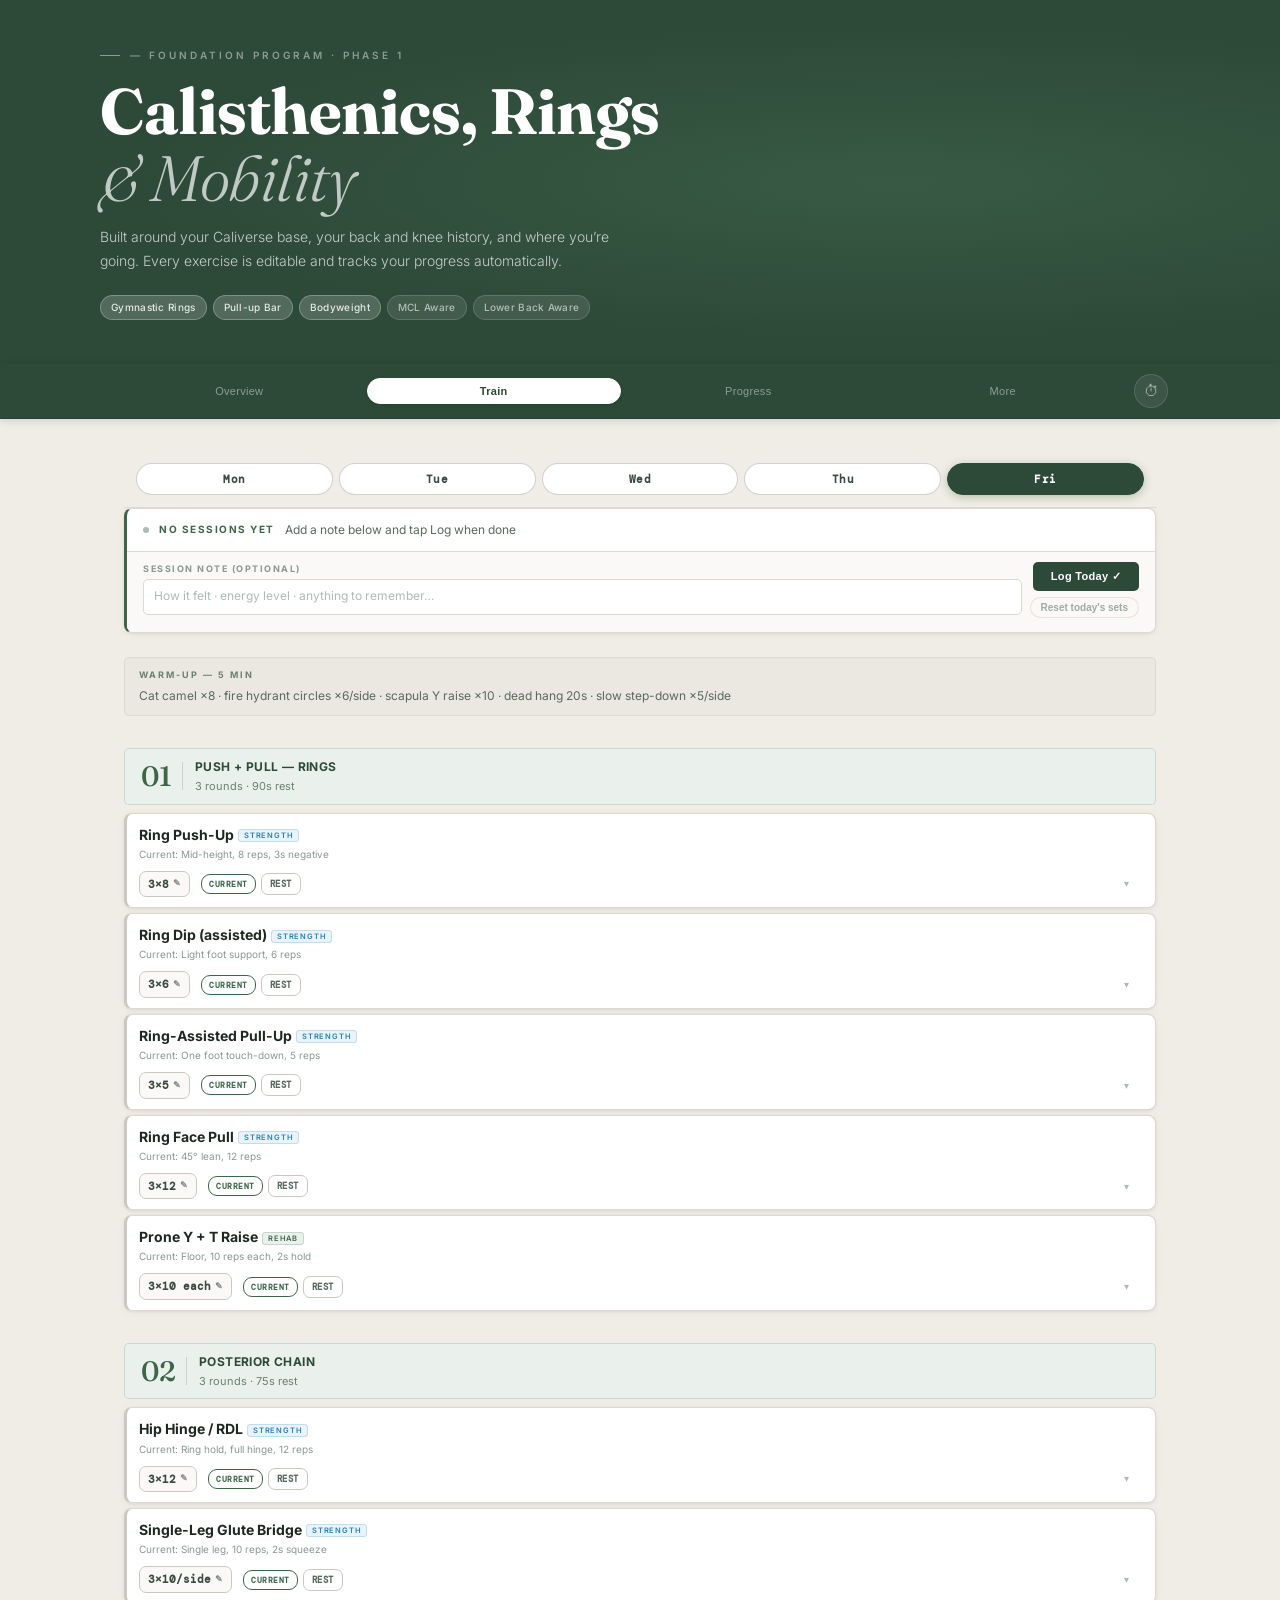
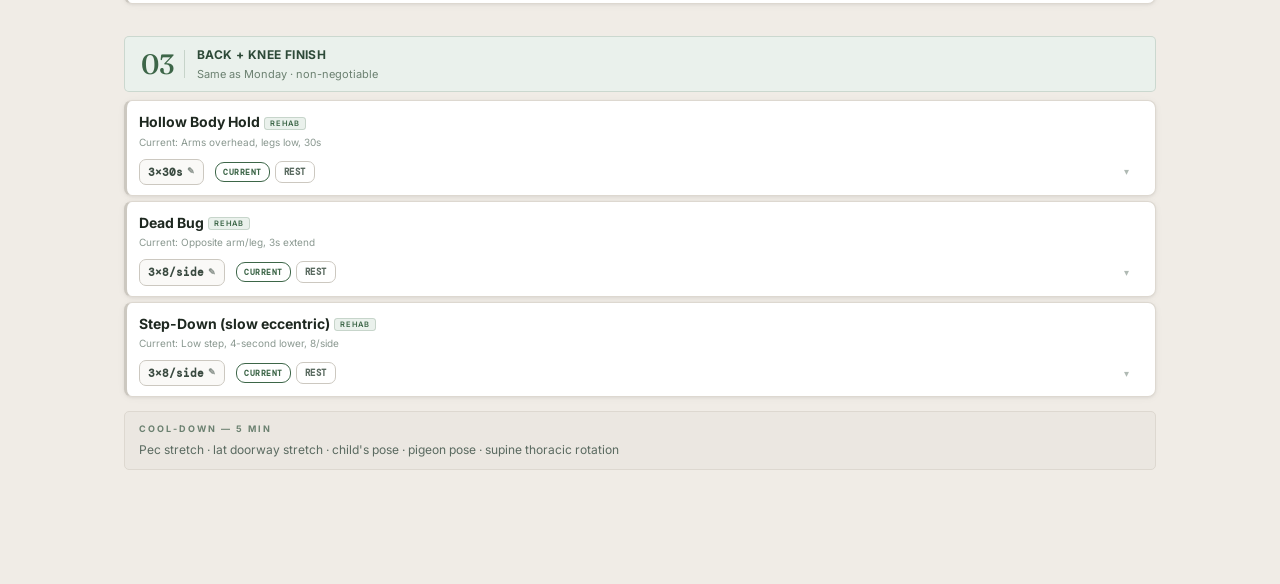
<file: index.html>
<!DOCTYPE html>
<html lang="en">
<head>
  <meta charset="UTF-8">
  <meta name="viewport" content="width=device-width, initial-scale=1.0">
  <title>Fighter App</title>
  <meta name="theme-color" content="#2d4a38">
  <style>
    * { margin: 0; padding: 0; box-sizing: border-box; }
    html, body { height: 100%; background: #0d1f14; display: flex;
      align-items: center; justify-content: center; flex-direction: column; }
    .icon { font-size: 56px; margin-bottom: 16px; }
    .text { color: rgba(255,255,255,0.5); font-family: sans-serif;
      font-size: 13px; letter-spacing: 2px; text-transform: uppercase; }
  </style>
</head>
<body>
  <div class="icon">⚔</div>
  <div class="text">Loading...</div>
  <script>window.location.replace('./fighter-app.html');</script>
</body>
</html>
</file>
